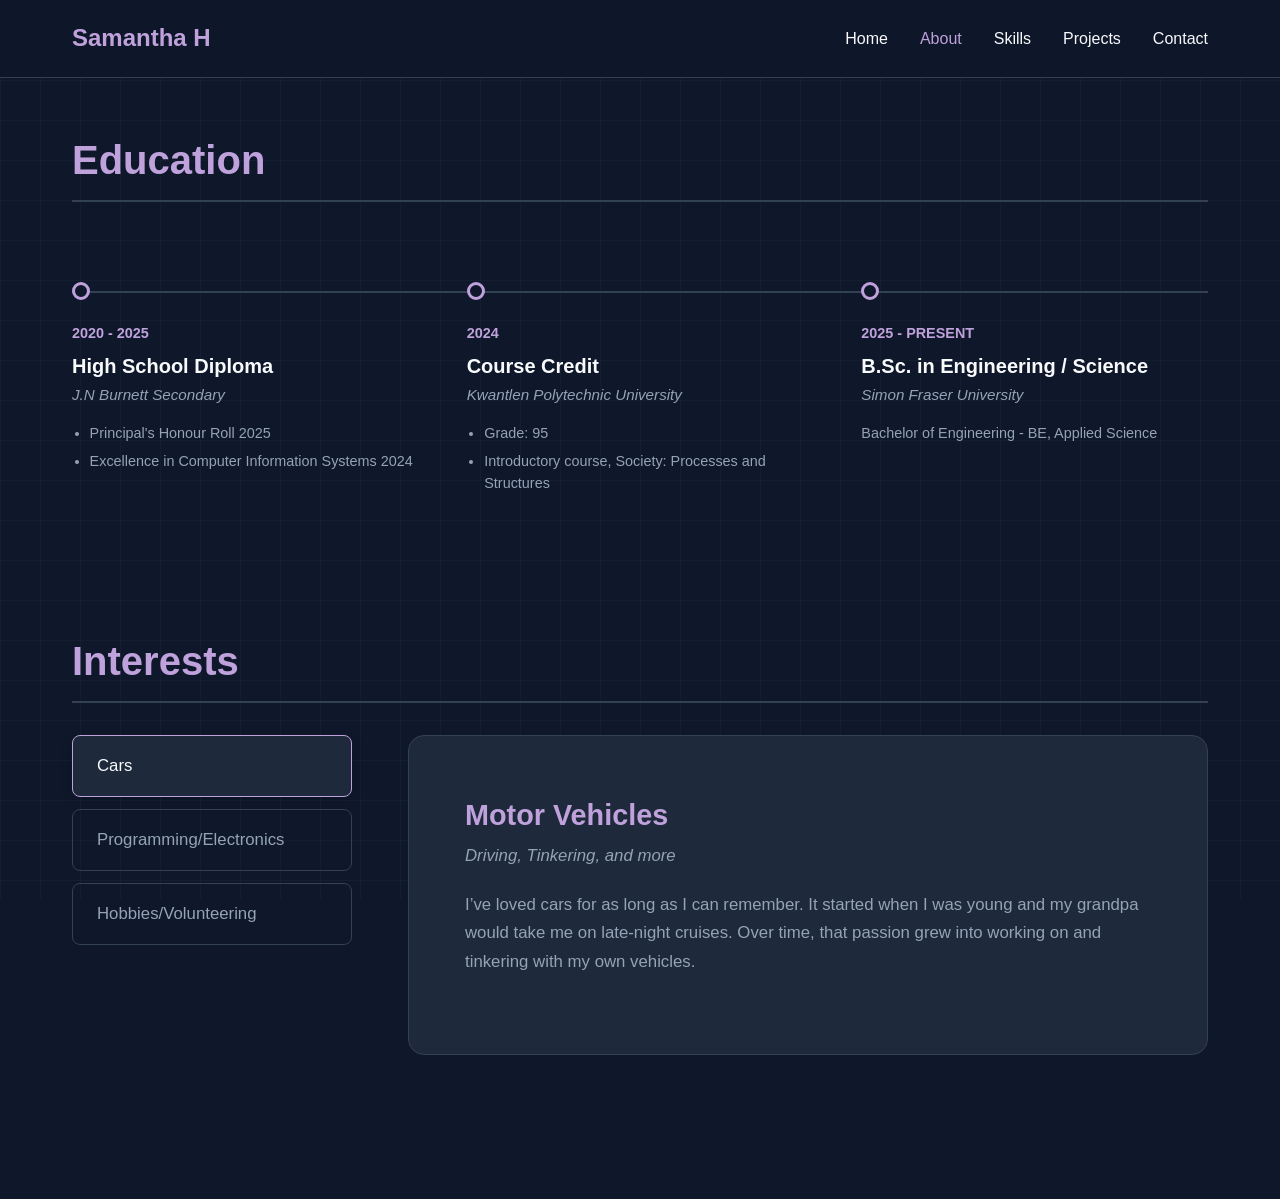
<file: about.html>
<!DOCTYPE html>
<html lang="en">
<head>
    <meta charset="UTF-8">
    <title>Portfolio | About</title>
    <link rel="stylesheet" href="about.css">
</head>
<body>

    <nav class="navbar">
        <div class="nav-container">
            <div class="logo">Samantha H</div>
            <ul class="nav-links">
                <li><a href="index.html">Home</a></li>
                <li><a href="about.html" class="active">About</a></li>
                <li><a href="skills.html">Skills</a></li>
                <li><a href="projects.html">Projects</a></li>
                <li><a href="contact.html">Contact</a></li>
            </ul>
        </div>
    </nav>

    <main class="container">

        <section class="about-section">
            <h2 class="section-title">Education</h2>
            <div class="timeline-container">
                <div class="timeline-line"></div>

                <div class="timeline-grid">

                    <div class="timeline-item">
                        <div class="timeline-dot"></div>
                        <span class="timeline-date">2020 - 2025</span>
                        <h3>High School Diploma</h3>
                        <p class="institution">J.N Burnett Secondary</p>
                        <div class="timeline-details">
                            <ul>
                                <li>Principal's Honour Roll 2025</li>
                                <li>Excellence in Computer Information Systems 2024</li>
                            </ul>
                        </div>
                    </div>

                    <div class="timeline-item">
                        <div class="timeline-dot"></div>
                        <span class="timeline-date">2024</span>
                        <h3>Course Credit</h3>
                        <p class="institution">Kwantlen Polytechnic University</p>
                        <div class="timeline-details">
                            <ul>
                                <li>Grade: 95</li>
                                <li>Introductory course, Society: Processes and Structures</li>
                            </ul>
                        </div>
                    </div>

                    <div class="timeline-item">
                        <div class="timeline-dot"></div>
                        <span class="timeline-date">2025 - Present</span>
                        <h3>B.Sc. in Engineering / Science</h3>
                        <p class="institution">Simon Fraser University</p>
                        <div class="timeline-details">
                            <p>Bachelor of Engineering - BE, Applied Science</p>
                        </div>
                    </div>

                </div>
            </div>
        </section>

        <section class="about-section">
            <h2 class="section-title">Interests</h2>
            
            <div class="interests-tab-container">
                <nav class="interests-nav" aria-label="Academic interests navigation">
                    <button class="tab-btn active" data-target="cars">
                        Cars
                    </button>
                    <button class="tab-btn" data-target="programming">
                        Programming/Electronics
                    </button>
                    <button class="tab-btn" data-target="volunteer">
                        Hobbies/Volunteering
                    </button>
                </nav>

                <div class="interests-content-panels">

                    <div class="interest-panel active" id="cars">
                        <h3>Motor Vehicles</h3>
                        <p class="panel-subtitle">Driving, Tinkering, and more</p>
                        <p>I’ve loved cars for as long as I can remember. It started when I was young and my grandpa would take me on late-night cruises. Over time, that passion grew into working on and tinkering with my own vehicles.</p>
                    </div>

                    <div class="interest-panel" id="programming">
                        <h3>Programming/Electronics</h3>
                        <p class="panel-subtitle">Front-end, Back-end, Hardware</p>
                        <p>I started programming seven years ago and have enjoyed it ever since. It began with spending an entire summer learning JavaScript and building simple games, which sparked my passion for expressing my ideas through code. Since then, I’ve expanded my skills and learned over five programming languages.</p>
                    </div>

                    <div class="interest-panel" id="volunteer">
                        <h3>Hobbies/Volunteering</h3>
                        <p>During my free time, I enjoy driving, snowboarding, playing guitar, crocheting, and video editing. I especially enjoy activities that allow me to be creative, hands-on, and constantly learning new skills. I also value giving back to my community by volunteering at the Sharing Farm and helping distribute care packages in the Downtown Eastside, where I’ve had the opportunity to support individuals facing difficult circumstances.</p>
                    </div>

                </div>
            </div>
        </section>

    </main>

    <script>
        const tabButtons = document.querySelectorAll('.tab-btn');
        const contentPanels = document.querySelectorAll('.interest-panel');

        tabButtons.forEach(button => {
            button.addEventListener('click', () => {
                const targetId = button.getAttribute('data-target');

                tabButtons.forEach(btn => btn.classList.remove('active'));
                contentPanels.forEach(panel => panel.classList.remove('active'));

                button.classList.add('active');
                document.getElementById(targetId).classList.add('active');
            });
        });
    </script>

</body>
</html>
</file>
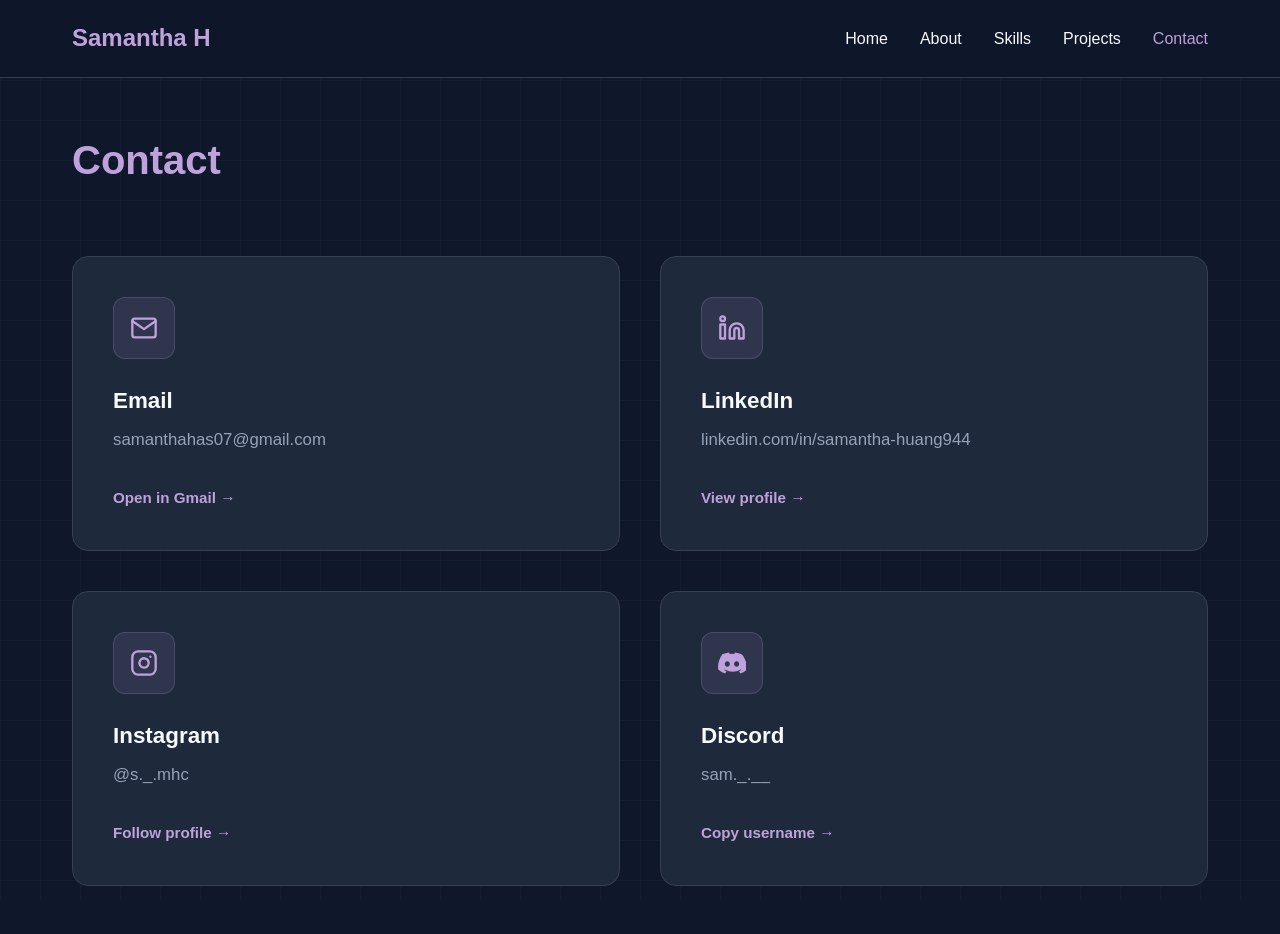
<file: contact.html>
<!DOCTYPE html>
<html lang="en">
<head>
    <meta charset="UTF-8">
    <title>Portfolio | Contact</title>
    <link rel="stylesheet" href="projects.css">
    <link rel="stylesheet" href="contact.css">
</head>
<body>

    <nav class="navbar">
        <div class="nav-container">
            <div class="logo">Samantha H</div>
            <ul class="nav-links">
                <li><a href="index.html">Home</a></li>
                <li><a href="about.html">About</a></li>
                <li><a href="skills.html">Skills</a></li>
                <li><a href="projects.html">Projects</a></li>
                <li><a href="contact.html" class="active">Contact</a></li>
            </ul>
        </div>
    </nav>

    <main class="container">
        <header class="contact-header">
            <h2 class="section-title">Contact</h2>
        </header>

        <div class="contact-grid">
            
            <a href="https://mail.google.com/mail/?view=cm&fs=1&to=samanthahas07@gmail.com" target="_blank" rel="noopener noreferrer" class="contact-card-link">
                <div class="contact-item-card">
                    <div class="contact-icon-wrapper">
                        <svg xmlns="http://www.w3.org/2000/svg" width="28" height="28" viewBox="0 0 24 24" fill="none" stroke="currentColor" stroke-width="2" stroke-linecap="round" stroke-linejoin="round"><path d="M4 4h16c1.1 0 2 .9 2 2v12c0 1.1-.9 2-2 2H4c-1.1 0-2-.9-2-2V6c0-1.1.9-2 2-2z"></path><polyline points="22,6 12,13 2,6"></polyline></svg>
                    </div>
                    <h3>Email</h3>
                    <p class="contact-handle">samanthahas07@gmail.com</p>
                    <span class="contact-action">Open in Gmail &rarr;</span>
                </div>
            </a>

            <a href="https://www.linkedin.com/in/samantha-huang944" target="_blank" rel="noopener noreferrer" class="contact-card-link">
                <div class="contact-item-card">
                    <div class="contact-icon-wrapper">
                        <svg xmlns="http://www.w3.org/2000/svg" width="28" height="28" viewBox="0 0 24 24" fill="none" stroke="currentColor" stroke-width="2" stroke-linecap="round" stroke-linejoin="round"><path d="M16 8a6 6 0 0 1 6 6v7h-4v-7a2 2 0 0 0-2-2 2 2 0 0 0-2 2v7h-4v-7a6 6 0 0 1 6-6z"></path><rect x="2" y="9" width="4" height="12"></rect><circle cx="4" cy="4" r="2"></circle></svg>
                    </div>
                    <h3>LinkedIn</h3>
                    <p class="contact-handle">linkedin.com/in/samantha-huang944</p>
                    <span class="contact-action">View profile &rarr;</span>
                </div>
            </a>

            <a href="https://instagram.com/s._.mhc" target="_blank" rel="noopener noreferrer" class="contact-card-link">
                <div class="contact-item-card">
                    <div class="contact-icon-wrapper">
                        <svg xmlns="http://www.w3.org/2000/svg" width="28" height="28" viewBox="0 0 24 24" fill="none" stroke="currentColor" stroke-width="2" stroke-linecap="round" stroke-linejoin="round"><rect x="2" y="2" width="20" height="20" rx="5" ry="5"></rect><path d="M16 11.37A4 4 0 1 1 12.63 8 4 4 0 0 1 16 11.37z"></path><line x1="17.5" y1="6.5" x2="17.51" y2="6.5"></line></svg>
                    </div>
                    <h3>Instagram</h3>
                    <p class="contact-handle">@s._.mhc</p>
                    <span class="contact-action">Follow profile &rarr;</span>
                </div>
            </a>

            <div class="contact-item-card discord-card" id="discordCard">
                <div class="contact-icon-wrapper">
                    <svg xmlns="http://www.w3.org/2000/svg" width="28" height="28" viewBox="0 0 127.14 96.36" fill="currentColor"><path d="M107.7,8.07A105.15,105.15,0,0,0,77.26,0a77.19,77.19,0,0,0-3.3,6.83A96.67,96.67,0,0,0,53.22,6.83,77.19,77.19,0,0,0,49.88,0,105.15,105.15,0,0,0,19.44,8.07C3.66,31.58-1.86,54.65,1,77.53A105.73,105.73,0,0,0,32,96.36a74.37,74.37,0,0,0,6.73-10.93,68.6,68.6,0,0,1-10.64-5.12c.91-.67,1.81-1.37,2.67-2.1a75.22,75.22,0,0,0,72.82,0c.87.73,1.76,1.43,2.67,2.1a68.86,68.86,0,0,1-10.65,5.12,74.74,74.74,0,0,0,6.74,10.93,105.54,105.54,0,0,0,31.06-18.83C130.1,49.22,124.33,26.54,107.7,8.07ZM42.45,65.69C36.18,65.69,31,60,31,53S36.18,40.36,42.45,40.36,53.92,46,53.72,53,48.72,65.69,42.45,65.69Zm42.24,0C78.41,65.69,73.24,60,73.24,53S78.41,40.36,84.69,40.36,96.16,46,96,53,91,65.69,84.69,65.69Z"/></svg>
                </div>
                <h3>Discord</h3>
                <p class="contact-handle" id="discordHandle">sam._.__</p>
                <span class="contact-action" id="discordAction">Copy username &rarr;</span>
            </div>

        </div>
    </main>

    <script>
        document.addEventListener('DOMContentLoaded', () => {
            const discordCard = document.getElementById('discordCard');
            const discordHandle = document.getElementById('discordHandle');
            const discordAction = document.getElementById('discordAction');

            discordCard.addEventListener('click', () => {
                navigator.clipboard.writeText(discordHandle.textContent).then(() => {
                    const originalText = discordAction.innerHTML;
                    discordAction.textContent = "Copied to clipboard!";
                    discordCard.style.borderColor = "#22c55e";
                    
                    setTimeout(() => {
                        discordAction.innerHTML = originalText;
                        discordCard.style.borderColor = "";
                    }, 2000);
                });
            });
        });
    </script>
</body>
</html>
</file>
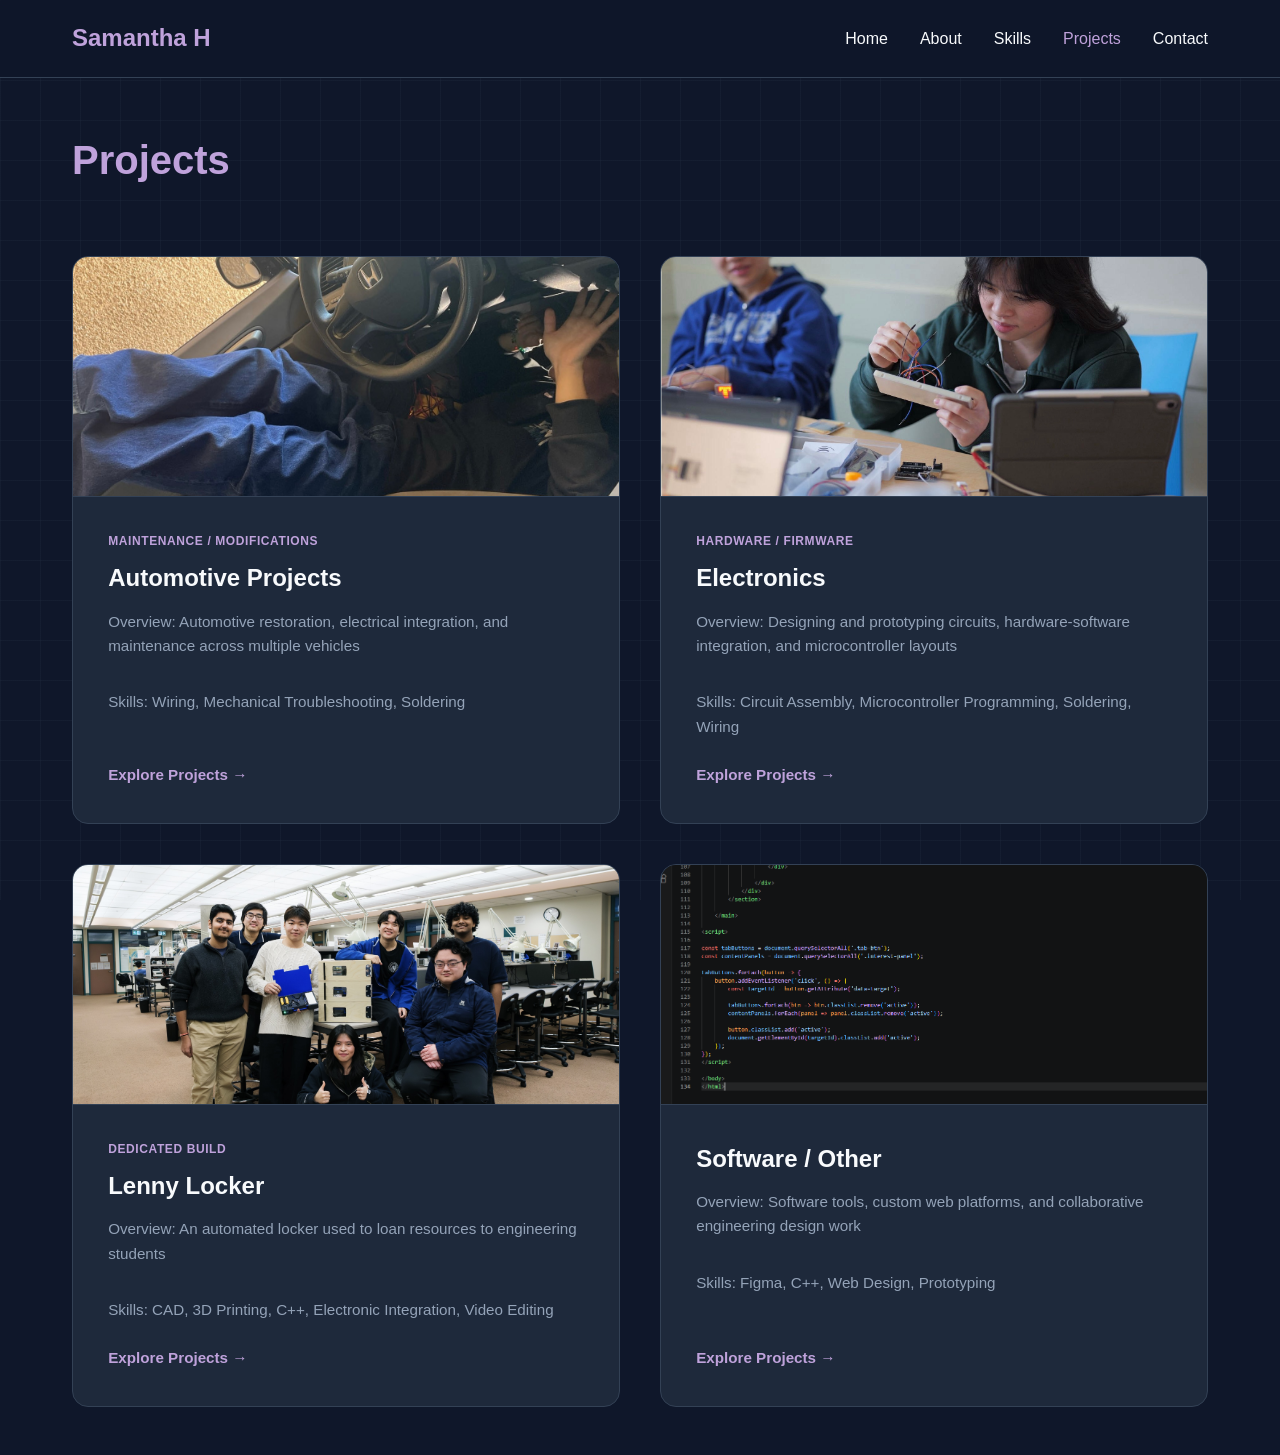
<file: projects.html>
<!DOCTYPE html>
<html lang="en">
<head>
    <meta charset="UTF-8">
    <title>Portfolio | Projects</title>
    <link rel="stylesheet" href="projects.css">
</head>
<body>

    <nav class="navbar">
        <div class="nav-container">
            <div class="logo">Samantha H</div>
            <ul class="nav-links">
                <li><a href="index.html">Home</a></li>
                <li><a href="about.html">About</a></li>
                <li><a href="skills.html">Skills</a></li>
                <li><a href="projects.html" class="active">Projects</a></li>
                <li><a href="contact.html">Contact</a></li>
            </ul>
        </div>
    </nav>

    <main class="container">
        <header class="projects-header">
            <h2 class="section-title">Projects</h2>
        </header>

        <div class="category-grid">
            
            <div class="category-card" data-category="cars">
                <div class="card-image-wrapper">
                    <img src="carProjCover.JPG" alt="Automotive Engineering Category">
                </div>
                <div class="card-content">
                    <div class="card-meta">Maintenance / Modifications</div>
                    <h3>Automotive Projects</h3>
                    <p>Overview: Automotive restoration, electrical integration, and maintenance across multiple vehicles</p>
                    <p style="margin-bottom: 1.5rem;">Skills: Wiring, Mechanical Troubleshooting, Soldering</p>
                    <span class="explore-link">Explore Projects &rarr;</span>
                </div>
            </div>

            <div class="category-card" data-category="electronics">
                <div class="card-image-wrapper">
                    <img src="electronicsProjCover.JPG" alt="Electrical Engineering Category">
                </div>
                <div class="card-content">
                    <div class="card-meta">Hardware / Firmware</div>
                    <h3>Electronics</h3>
                    <p>Overview: Designing and prototyping circuits, hardware-software integration, and microcontroller layouts</p>
                    <p style="margin-bottom: 1.5rem;">Skills: Circuit Assembly, Microcontroller Programming, Soldering, Wiring</p>
                    <span class="explore-link">Explore Projects &rarr;</span>
                </div>
            </div>

            <div class="category-card" data-category="lenny">
                <div class="card-image-wrapper">
                    <img src="lennyProjCover.JPG" alt="Lenny Project Category">
                </div>
                <div class="card-content">
                    <div class="card-meta">Dedicated Build</div>
                    <h3>Lenny Locker</h3>
                    <p>Overview: An automated locker used to loan resources to engineering students</p>
                    <p style="margin-bottom: 1.5rem;">Skills: CAD, 3D Printing, C++, Electronic Integration, Video Editing</p>
                    <span class="explore-link">Explore Projects &rarr;</span>
                </div>
            </div>

            <div class="category-card" data-category="other">
                <div class="card-image-wrapper">
                    <img src="otherProjCover.png" alt="Interdisciplinary Category">
                </div>
                <div class="card-content">
                    <h3>Software / Other</h3>
                    <p>Overview: Software tools, custom web platforms, and collaborative engineering design work</p>
                    <p style="margin-bottom: 1.5rem;">Skills: Figma, C++, Web Design, Prototyping</p>
                    <span class="explore-link">Explore Projects &rarr;</span>
                </div>
            </div>

        </div>
    </main>

    <div class="project-modal" id="projectModal" aria-hidden="true">
        <div class="modal-overlay"></div>
        <div class="modal-window">
            <button class="modal-close-btn" aria-label="Close details">&times;</button>
            <div class="modal-body" id="modalBody">
            </div>
        </div>
    </div>

    <script>
        document.addEventListener('DOMContentLoaded', () => {
            
            const projectData = {
                cars: `
                    <div class="modal-hero">
                        <h2>Automotive Projects</h2>
                        <p class="modal-tagline">Diagnostics, Restoring, Maintaining, Modifying</p>
                    </div>
                    <div class="modal-layout-stacked">
                        <div class="modal-info-full">
                            
                            <h3>Core Breakdown</h3>
                            <p><strong>Infotainment & Electronics:</strong> Modernized several older-generation cars by sourcing, wiring, and mounting aftermarket touchscreen head units along with hardwiring a backup and dashcam system.</p>
                            <p style="margin-top: 0.5rem;"><strong>Mechanical Repairs:</strong> Replaced broken door handles, restored foggy headlights, fixed stiff window mechanisms. Conducted routine maintenance including oil changes, engine/cabin air filter swaps, replacing windshield wipers.</p>
                            <p style="margin-top: 0.5rem;"><strong>Component-Level Repair:</strong> Diagnosed a failing HVAC dashboard control unit and fixed it by resoldering cracked joints on the internal circuit board. Resolved power failures by replacing fuses.</p>
                            <p><strong>Cars: </strong> 2003 Corolla, 2007 Civic, 2012 Ct200H, 2003/2009 Sienna, 2009 Highlander </p>

                            <div class="modal-image-row automotive-lenny-row">
                                <div class="modal-img-container">
                                    <img src="./windowCrank.JPG" alt="Window Restoration">
                                </div>
                                <div class="modal-img-container">
                                    <img src="./restoreLight.JPG" alt="Headlight Restoration">
                                </div>
                            </div>

                            <div class="tech-badge-container" style="margin-top: 2rem;">
                                <span class="tech-badge">Automotive Wiring</span>
                                <span class="tech-badge">Mechanical Repairs</span>
                                <span class="tech-badge">Soldering</span>
                                <span class="tech-badge">Diagnostics</span>
                            </div>
                        </div>
                    </div>
                `,

                electronics: `
                    <div class="modal-hero">
                        <h2>Electronics</h2>
                        <p class="modal-tagline">Designing, Prototyping, and Creating Circuits</p>
                    </div>
                    <div class="modal-split">
                        <div class="modal-info-side">
                            <h3>Sub-Projects</h3>
                            <div class="sub-project-item active-tab" data-sub="smarthome">
                                <h4>1. ProDoBot</h4>
                                <p class="sub-meta">ESP32 / Motors / Displays / C++ / HTML / CSS</p>
                            </div>
                            <div class="sub-project-item" data-sub="dice">
                                <h4>2. Handheld Dice Randomizer</h4>
                                <p class="sub-meta">PCB Assembly / Schematics</p>
                            </div>
                        </div>
                        <div class="modal-media-side" id="detailPanel">
                        </div>
                    </div>
                `,

                lenny: `
                    <div class="modal-hero">
                        <h2>Lenny Locker</h2>
                        <p class="modal-tagline">Designing, Prototyping, and Creating</p>
                    </div>
                    <div class="modal-layout-stacked">
                        <div class="modal-info-full">
                            <h3>Core Breakdown</h3>
                            <p style="color: var(--text-muted); margin-bottom: 2rem;">Developed an automated toolkit distribution system designed for student use, enabling secure toolkit borrowing through student transit cards.</p>
                            <p><strong>Features: </strong>
                                <ul>
                                    <li>Online registration</li>
                                    <li>Student access using registered compass cards</li>
                                    <li>Inventory and access management</li>
                                </ul>
                            </p>

                            <h3>Current Expansion</h3>
                            <p><strong>Future Features: </strong>
                                <ul>
                                    <li>Increased distribution capacity</li>
                                    <li>Distribute toolkits and electronic components</li>
                                    <li>Users register and request orders online</li>
                                    <li>Admin user interface</li>
                                </ul>
                            </p>

                            <a href = "https://www.instagram.com/reel/DTyemzqkoua/?utm_source=ig_web_copy_link&igsh=MzRlODBiNWFlZA==">Watch Video</a>
                            
                            <div class="modal-image-row automotive-lenny-row">
                                <div class="modal-img-container">
                                    <img src="lennyBox.jpg" alt="Lenny locker toolkit and box">
                                </div>
                                <div class="modal-img-container">
                                    <img src="lennyWiring.jpg" alt="Lenny locker wiring">
                                </div>
                            </div>

                            <div class="tech-badge-container" style="margin-top: 2rem;">
                                <span class="tech-badge">CAD Modeling</span>
                                <span class="tech-badge">3D Printing</span>
                                <span class="tech-badge">Microcontroller Programming</span>
                                <span class="tech-badge">Circuit Assembly</span>
                                <span class="tech-badge">Crafting/Building</span>
                            </div>
                        </div>
                    </div>
                `,

                other: `
                    <div class="modal-hero">
                        <h2>Software & Interdisciplinary</h2>
                        <p class="modal-tagline">Software, Firmware, and Building</p>
                    </div>
                    <div class="modal-split">
                        <div class="modal-info-side">
                            <h3>Sub-Projects</h3>
                            <div class="sub-project-item active-tab" data-sub="fitness">
                                <h4>1. SyncFit</h4>
                                <p class="sub-meta">Figma / C++ / Software</p>
                            </div>
                            <div class="sub-project-item" data-sub="water">
                                <h4>2. Water Filtration System</h4>
                            </div>
                        </div>
                        <div class="modal-media-side" id="detailPanel">
                        </div>
                    </div>
                `
            };

            const subProjectDetails = {
                smarthome: `
                    <div class="detail-content animate-fade">
                        <h3>ProDoBot (JourneyHacks 2026)</h3>
                        <p>Designed and built a prototype voice activated multi-system device intended to help with automated tasks in a office setting.</p>
                        <p><strong>Features: </strong>
                            <ul>
                                <li>Animated robot face display</li>
                                <li>Mood control (changes lighting, robot face, and timer)</li>
                                <li>Timer functionality with display</li>
                                <li>Motorized cable winding system</li>
                            </ul>
                        </p>

                        <p><strong>Tools: </strong>
                            <ul>
                                <li>ESP32 microcontroller x3</li>
                                <li>Stepper motor</li>
                                <li>LED system</li>
                                <li>Digital and pixel display</li>
                                <li>C++</li>
                                <li>HTML/CSS</li>
                            </ul>
                        </p>
                        
                        <div class="modal-image-row">
                            <div class="modal-img-container">
                                <img src="proDoUI.png" alt="User Interface for ProDoBot">
                            </div>
                            <div class="modal-img-container">
                                <img src="proDoFace.png" alt="ProDoBot Robot Face">
                            </div>
                        </div>

                        <div class="tech-badge-container" style="margin-top: 1.5rem;">
                            <span class="tech-badge">Hardware</span>
                            <span class="tech-badge">C++</span>
                            <span class="tech-badge">HTML/CSS</span>
                        </div>
                    </div>
                `,

                dice: `
                    <div class="detail-content animate-fade">
                        <h3>PCB Dice Randomizer</h3>
                        <p>Assembled and soldered an electronic dice randomizer using provided schematics and assembly instructions</p>
                        
                        <div class="modal-image-row">
                            <div class="modal-img-container">
                                <img src="diceRandom.jpg" alt="Dice Randomizer Board">
                            </div>
                            <div class="modal-img-container">
                                <img src="diceDemo.gif" alt="Dice Randomizer Demo">
                            </div>
                        </div>

                        <div class="tech-badge-container" style="margin-top: 1.5rem;">
                            <span class="tech-badge">PCB Soldering</span>
                            <span class="tech-badge">Schematic Literacy</span>
                            <span class="tech-badge">Component Testing</span>
                        </div>
                    </div>
                `,
                
                fitness: `
                    <div class="detail-content animate-fade">
                        <h3>SyncFit (Fitness Tracker Application)</h3>
                        <p>Developed a functional prototype for a comprehensive personal tracking software tool handling metric calculations and registration routines.</p>
                        <p><strong>Features: </strong>
                            <ul>
                                <li>Exercise Tracking</li>
                                <li>BMI Calculator</li>
                                <li>One-rep max calculator</li>
                                <li>Sleep tracking</li>
                                <li>User login and signup system</li>
                            </ul>
                        </p>

                        <p><strong>Tools: </strong>
                            <ul>
                                <li>Figma</li>
                                <li>C++</li>
                                <li>HTML/CSS</li>
                            </ul>
                        </p>
                        
                        <div class="modal-image-row">
                            <div class="modal-img-container">
                                <img src="syncLogo.jpg" alt="SyncFit Logo">
                            </div>
                            <div class="modal-img-container">
                                <img src="syncTerminal.jpg" alt="C++ terminal output">
                            </div>
                        </div>

                        <div class="tech-badge-container" style="margin-top: 1.5rem;">
                            <span class="tech-badge">C++</span>
                            <span class="tech-badge">Figma</span>
                        </div>
                    </div>
                `,
                water: `
                    <div class="detail-content animate-fade">
                        <h3>Water Filtration System (Engineering Competition 2025)</h3>
                        <p>Collaborated to build a working water-purification tower prototype</p>
                        <p><strong>Criteria: </strong>
                            <ul>
                                <li>Flow Rate</li>
                                <li>Filtration Design</li>
                                <li>pH Regulation</li>
                                <li>Visual Clarity</li>
                            </ul>
                        </p>
                        
                        <div class="modal-image-row">
                            <div class="modal-img-container">
                                <img src="filterReal.png" alt="Filtration Tower">
                            </div>
                            <div class="modal-img-container">
                                <img src="filterDesign.png" alt="Filtration Tower CAD">
                            </div>
                        </div>

                        <div class="tech-badge-container" style="margin-top: 1.5rem;">
                            <span class="tech-badge">Rapid Prototyping</span>
                            <span class="tech-badge">Crafting/Building</span>
                            <span class="tech-badge">Teamwork</span>
                        </div>
                    </div>
                `
            };

            const cards = document.querySelectorAll('.category-card');
            const modal = document.getElementById('projectModal');
            const modalBody = document.getElementById('modalBody');
            const closeBtn = document.querySelector('.modal-close-btn');
            const overlay = document.querySelector('.modal-overlay');

            function openModal(category) {
                if(projectData[category]) {
                    modalBody.innerHTML = projectData[category];
                    modal.classList.add('active');
                    document.body.style.overflow = 'hidden';
                    modal.setAttribute('aria-hidden', 'false');

                    setupSubProjectTabs();
                }
            }

            function closeModal() {
                modal.classList.remove('active');
                document.body.style.overflow = '';
                modal.setAttribute('aria-hidden', 'true');
                setTimeout(() => { modalBody.innerHTML = ''; }, 300);
            }

            function setupSubProjectTabs() {
                const detailPanel = document.getElementById('detailPanel');
                const subTabs = modalBody.querySelectorAll('.sub-project-item');
                
                if (!detailPanel || subTabs.length === 0) return;

                const initialKey = subTabs[0].getAttribute('data-sub');
                if (subProjectDetails[initialKey]) {
                    detailPanel.innerHTML = subProjectDetails[initialKey];
                }

                subTabs.forEach(tab => {
                    tab.addEventListener('click', () => {
                        subTabs.forEach(t => t.classList.remove('active-tab'));
                        tab.classList.add('active-tab');
                        
                        const subKey = tab.getAttribute('data-sub');
                        if (subProjectDetails[subKey]) {
                            detailPanel.innerHTML = subProjectDetails[subKey];
                        }
                    });
                });
            }

            cards.forEach(card => {
                card.addEventListener('click', () => {
                    const category = card.getAttribute('data-category');
                    openModal(category);
                });
            });

            closeBtn.addEventListener('click', closeModal);
            overlay.addEventListener('click', closeModal);
            
            document.addEventListener('keydown', (e) => {
                if (e.key === 'Escape' && modal.classList.contains('active')) closeModal();
            });
        });
    </script>
</body>
</html>
</file>
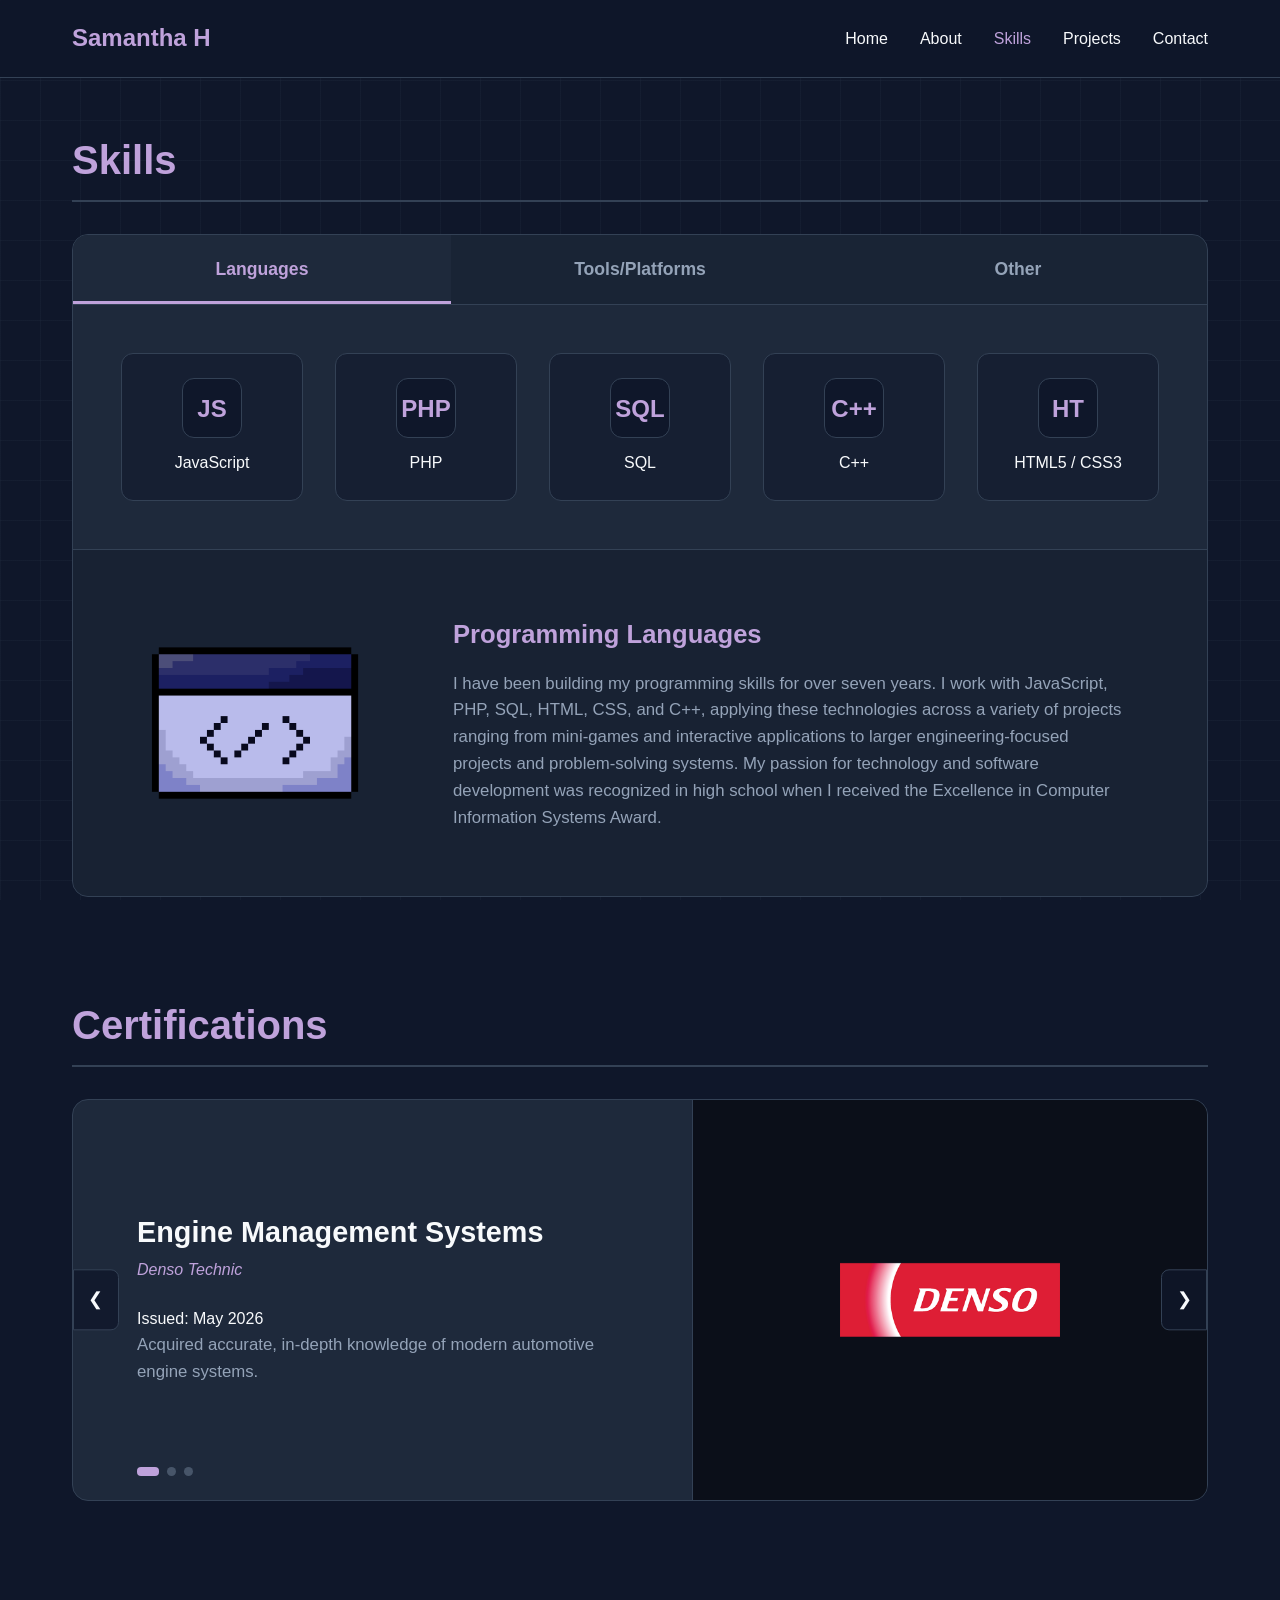
<file: skills.html>
<!DOCTYPE html>
<html lang="en">
<head>
    <meta charset="UTF-8">
    <title>Portfolio | Skills & Certifications</title>
    <link rel="stylesheet" href="skills.css">
</head>
<body>

    <nav class="navbar">
        <div class="nav-container">
            <div class="logo">Samantha H</div>
            <ul class="nav-links">
                <li><a href="index.html">Home</a></li>
                <li><a href="about.html">About</a></li>
                <li><a href="skills.html" class="active">Skills</a></li>
                <li><a href="projects.html">Projects</a></li>
                <li><a href="contact.html">Contact</a></li>
            </ul>
        </div>
    </nav>

    <main class="container">

        <section class="page-section">
            <h2 class="section-title">Skills</h2>
            
            <div class="skills-slideshow-container">
                <div class="skills-tabs">
                    <button class="skill-tab-btn active" data-skill="languages">Languages</button>
                    <button class="skill-tab-btn" data-skill="tools">Tools/Platforms</button>
                    <button class="skill-tab-btn" data-skill="other">Other</button>
                </div>

                <div class="skills-display-deck">
                    
                    <div class="skill-slide active" id="languages">
                        <div class="skills-logo-grid">
                            <div class="skill-icon-card"><span class="icon-placeholder">JS</span><p>JavaScript</p></div>
                            <div class="skill-icon-card"><span class="icon-placeholder">PHP</span><p>PHP</p></div>
                            <div class="skill-icon-card"><span class="icon-placeholder">SQL</span><p>SQL</p></div>
                            <div class="skill-icon-card"><span class="icon-placeholder">C++</span><p>C++</p></div>
                            <div class="skill-icon-card"><span class="icon-placeholder">HT</span><p>HTML5 / CSS3</p></div>
                        </div>
                    </div>

                    <div class="skill-slide" id="tools">
                        <div class="skills-logo-grid">
                            <div class="skill-icon-card"><span class="icon-placeholder">FIG</span><p>Figma</p></div>
                            <div class="skill-icon-card"><span class="icon-placeholder">VS</span><p>VS Code</p></div>
                            <div class="skill-icon-card"><span class="icon-placeholder">MAT</span><p>MATLAB</p></div>
                            <div class="skill-icon-card"><span class="icon-placeholder">F</span><p>Fusion 360</p></div>
                            <div class="skill-icon-card"><span class="icon-placeholder">DW</span><p>Dreamweaver</p></div>
                        </div>
                    </div>

                    <div class="skill-slide" id="other">
                        <div class="skills-logo-grid">
                            <div class="skill-icon-card"><span class="icon-placeholder">3D</span><p>3D Printing</p></div>
                            <div class="skill-icon-card"><span class="icon-placeholder">H/W</span><p>Hardware</p></div>
                            <div class="skill-icon-card"><span class="icon-placeholder">📹</span><p>Video Editing</p></div>
                        </div>
                    </div>

                </div>

                <div class="skills-info-deck">
                    <div class="info-split-wrapper active" id="info-languages">
                        <div class="info-image-side">
                            <img src="programCover.png" alt="Programming text illustration">
                        </div>
                        <div class="info-text-side">
                            <h3>Programming Languages</h3>
                            <p>I have been building my programming skills for over seven years. I work with JavaScript, PHP, SQL, HTML, CSS, and C++, applying these technologies across a variety of projects ranging from mini-games and interactive applications to larger engineering-focused projects and problem-solving systems. My passion for technology and software development was recognized in high school when I received the Excellence in Computer Information Systems Award.</p>
                        </div>
                    </div>

                    <div class="info-split-wrapper" id="info-tools">
                        <div class="info-image-side">
                            <img src="toolsCover.gif" alt="Folder illustration">
                        </div>
                        <div class="info-text-side">
                            <h3>Technical Tools and Software</h3>
                            <p>I have experience working with a variety of industry-standard tools and platforms, including Figma for UI/UX design, Visual Studio Code for software development, MATLAB for engineering and mathematical computing, Fusion 360 for CAD and 3D design, and Adobe Dreamweaver for web development. These tools have supported my work across programming, design, engineering, and project development.</p>
                        </div>
                    </div>

                    <div class="info-split-wrapper" id="info-other">
                        <div class="info-image-side">
                            <img src="otherCover.png" alt="Puzzle pieces illustration">
                        </div>
                        <div class="info-text-side">
                            <h3>Additional Skills</h3>
                            <p>I have hands-on experience working with electronics and hardware, including building, troubleshooting, and integrating components into projects. I also have experience with 3D printing for prototyping and design applications, as well as video editing for creative and presentation-based projects.</p>
                        </div>
                    </div>
                </div>

            </div>
        </section>

        <section class="page-section">
            <h2 class="section-title">Certifications</h2>

            <div class="cert-slideshow-wrapper">
                
                <div class="cert-slide active">
                    <div class="cert-text-side">
                        <h3>Engine Management Systems</h3>
                        <p class="cert-issuer">Denso Technic</p>
                        <span class="cert-date">Issued: May 2026</span>
                        <p class="cert-desc">Acquired accurate, in-depth knowledge of modern automotive engine systems.</p>
                    </div>
                    <div class="cert-image-side">
                        <img src="densoLogo.png" alt="Denso Technic Logo">
                    </div>
                </div>

                <div class="cert-slide">
                    <div class="cert-text-side">
                        <h3>WHMIS (Workplace Hazardous Materials Information System)</h3>
                        <p class="cert-issuer">Simon Fraser University</p>
                        <span class="cert-date">Issued: September 2025</span>
                        <p class="cert-desc">Training on safety regulations, hazard identification, and safe workplace practices.</p>
                    </div>
                    <div class="cert-image-side">
                        <img src="sfuLogo.png" alt="SFU Logo">
                    </div>
                </div>

                <div class="cert-slide">
                    <div class="cert-text-side">
                        <h3>First Aid - Community Care</h3>
                        <p class="cert-issuer">St. John Ambulance</p>
                        <span class="cert-date">Issued: December 2025</span>
                        <p class="cert-desc">Certified training on medical emergencies, including CPR & AED deployment, life-threatening emergency response, trauma management, and emergency scene management.</p>
                    </div>
                    <div class="cert-image-side">
                        <img src="sjaLogo.png" alt="St. John Ambulance Logo">
                    </div>
                </div>

                <button class="cert-nav cert-prev" aria-label="Previous Slide">&#10094;</button>
                <button class="cert-nav cert-next" aria-label="Next Slide">&#10095;</button>

                <div class="cert-dots">
                    <span class="c-dot active" data-index="0"></span>
                    <span class="c-dot" data-index="1"></span>
                    <span class="c-dot" data-index="2"></span>
                </div>

            </div>
        </section>

    </main>

    <script>
        document.addEventListener('DOMContentLoaded', () => {
            const skillTabs = document.querySelectorAll('.skill-tab-btn');
            const skillSlides = document.querySelectorAll('.skill-slide');
            const infoWrappers = document.querySelectorAll('.info-split-wrapper');

            skillTabs.forEach(tab => {
                tab.addEventListener('click', () => {
                    const targetSkill = tab.getAttribute('data-skill');

                    skillTabs.forEach(t => t.classList.remove('active'));
                    skillSlides.forEach(s => s.classList.remove('active'));
                    infoWrappers.forEach(w => w.classList.remove('active'));

                    tab.classList.add('active');
                    document.getElementById(targetSkill).classList.add('active');
                    document.getElementById(`info-${targetSkill}`).classList.add('active');
                });
            });

            const certSlides = document.querySelectorAll('.cert-slide');
            const certDots = document.querySelectorAll('.c-dot');
            const prevBtn = document.querySelector('.cert-prev');
            const nextBtn = document.querySelector('.cert-next');
            let certIndex = 0;

            function updateCertSlideshow(idx) {
                if (idx >= certSlides.length) certIndex = 0;
                else if (idx < 0) certIndex = certSlides.length - 1;
                else certIndex = idx;

                certSlides.forEach((slide, i) => {
                    slide.classList.toggle('active', i === certIndex);
                });
                certDots.forEach((dot, i) => {
                    dot.classList.toggle('active', i === certIndex);
                });
            }

            prevBtn.addEventListener('click', () => updateCertSlideshow(certIndex - 1));
            nextBtn.addEventListener('click', () => updateCertSlideshow(certIndex + 1));
            
            certDots.forEach((dot, i) => {
                dot.addEventListener('click', () => updateCertSlideshow(i));
            });
        });
    </script>
</body>
</html>
</file>
<file: about.css>
* {
    margin: 0;
    padding: 0;
    box-sizing: border-box;
    font-family: 'Segoe UI', Tahoma, Geneva, Verdana, sans-serif;
}

:root {
    --bg-color: #0f172a;
    --card-bg: #1e293b;
    --text-main: #f8fafc;
    --text-muted: #94a3b8;
    --accent: #BFA2DB;
    --accent-hover: #8d78a0;
    --border-color: #334155;
    --max-width: 1200px;
}

body {
    background-color: var(--bg-color);
    background-image: 
        linear-gradient(rgba(51, 65, 85, 0.15) 1px, transparent 1px),
        linear-gradient(90deg, rgba(51, 65, 85, 0.15) 1px, transparent 1px);
    background-size: 40px 40px;
    background-attachment: fixed;
    color: var(--text-main);
    line-height: 1.6;
    padding-top: 80px;
}

a {
    color: inherit;
    text-decoration: none;
}

.container {
    max-width: var(--max-width);
    margin: 0 auto;
    padding: 3rem 2rem;
}

.navbar {
    position: fixed;
    top: 0;
    left: 0;
    width: 100%;
    background-color: rgba(15, 23, 42, 0.9);
    backdrop-filter: blur(10px);
    border-bottom: 1px solid var(--border-color);
    z-index: 1000;
}

.nav-container {
    max-width: var(--max-width);
    margin: 0 auto;
    display: flex;
    justify-content: space-between;
    align-items: center;
    padding: 1.2rem 2rem;
}

.logo {
    font-size: 1.5rem;
    font-weight: 700;
    color: var(--accent);
}

.nav-links {
    display: flex;
    list-style: none;
    gap: 2rem;
}

.nav-links a {
    font-weight: 500;
    transition: color 0.3s ease;
}

.nav-links a:hover, 
.nav-links a.active {
    color: var(--accent);
}

.about-section {
    margin-bottom: 6rem;
}

.section-title {
    font-size: 2.5rem;
    color: var(--accent);
    margin-bottom: 2rem;
    border-bottom: 2px solid var(--border-color);
    padding-bottom: 0.5rem;
}

.timeline-container {
    position: relative;
    padding: 2rem 0;
    margin-top: 3rem;
}

.timeline-line {
    position: absolute;
    top: calc(2rem + 9px);
    left: 0;
    width: 100%;
    height: 2px;
    background: var(--border-color);
    z-index: 1;
}

.timeline-grid {
    display: grid;
    grid-template-columns: repeat(3, 1fr);
    gap: 3rem;
    position: relative;
    z-index: 2;
    width: 100%;
}

.timeline-item {
    display: flex;
    flex-direction: column;
    position: relative;
    padding-top: 2.5rem; 
}

.timeline-dot {
    position: absolute;
    top: 0;
    left: 0;
    width: 18px;
    height: 18px;
    background-color: var(--bg-color); 
    border: 3px solid var(--accent);
    border-radius: 50%;
    transition: transform 0.3s ease, background-color 0.3s ease;
}

.timeline-item:hover .timeline-dot {
    transform: scale(1.3);
    background-color: var(--accent);
}

.timeline-date {
    font-size: 0.9rem;
    color: var(--accent);
    font-weight: 700;
    text-transform: uppercase;
    margin-bottom: 0.5rem;
}

.timeline-item h3 {
    font-size: 1.25rem;
    margin-bottom: 0.25rem;
    color: var(--text-main);
    line-height: 1.3;
}

.institution {
    font-size: 0.95rem;
    color: var(--text-muted);
    font-style: italic;
    margin-bottom: 1rem;
}

.timeline-details {
    font-size: 0.9rem;
    color: var(--text-muted);
    line-height: 1.5;
}

.timeline-details ul {
    padding-left: 1.1rem;
}

.timeline-details li {
    margin-bottom: 0.4rem;
}

.interests-tab-container {
    display: grid;
    grid-template-columns: 280px 1fr; 
    gap: 3.5rem;
    align-items: start;
    margin-top: 2rem;
}

.interests-nav {
    display: flex;
    flex-direction: column;
    gap: 0.75rem;
}

.tab-btn {
    display: flex;
    align-items: center;
    gap: 1rem;
    background-color: transparent;
    border: 1px solid var(--border-color);
    color: var(--text-muted);
    padding: 1.25rem 1.5rem;
    border-radius: 8px;
    font-size: 1.05rem;
    font-weight: 500;
    text-align: left;
    cursor: pointer;
    transition: all 0.3s ease;
    width: 100%;
}

.tab-btn .tab-icon {
    font-size: 1.3rem;
    transition: transform 0.3s ease;
}

.tab-btn:hover {
    border-color: var(--accent);
    color: var(--text-main);
    background-color: rgba(30, 41, 59, 0.4);
}

.tab-btn.active {
    background-color: var(--card-bg);
    border-color: var(--accent);
    color: var(--text-main);
    box-shadow: 0 4px 12px rgba(0, 0, 0, 0.15);
}

.tab-btn.active .tab-icon {
    transform: scale(1.15);
}

.interests-content-panels {
    background-color: var(--card-bg);
    border: 1px solid var(--border-color);
    border-radius: 16px;
    padding: 3.5rem;
    min-height: 320px;
    position: relative;
}

.interest-panel {
    display: none;
    animation: fadeIn 0.4s ease-in-out;
}

.interest-panel.active {
    display: block;
}

.interest-panel h3 {
    font-size: 1.8rem;
    color: var(--accent);
    margin-bottom: 0.25rem;
}

.panel-subtitle {
    font-size: 0.95rem;
    color: var(--text-muted);
    font-style: italic;
    margin-bottom: 1.5rem;
}

.interest-panel p {
    color: var(--text-muted);
    font-size: 1.05rem;
    line-height: 1.7;
    margin-bottom: 1.25rem;
}

.interest-panel p:last-child {
    margin-bottom: 0;
}

footer {
    text-align: center;
    padding: 2rem;
    margin-top: 4rem;
    border-top: 1px solid var(--border-color);
    color: var(--text-muted);
    font-size: 0.9rem;
}

@keyframes fadeIn {
    from { opacity: 0; transform: translateY(5px); }
    to { opacity: 1; transform: translateY(0); }
}
</file>
<file: projects.css>
* {
    margin: 0;
    padding: 0;
    box-sizing: border-box;
    font-family: 'Segoe UI', Tahoma, Geneva, Verdana, sans-serif;
}

:root {
    --bg-color: #0f172a;
    --card-bg: #1e293b;
    --text-main: #f8fafc;
    --text-muted: #94a3b8;
    --accent: #BFA2DB;
    --accent-hover: #8d78a0;
    --max-width: 1200px;
}

body {
    background-color: var(--bg-color);
    background-image: 
        linear-gradient(rgba(51, 65, 85, 0.15) 1px, transparent 1px),
        linear-gradient(90deg, rgba(51, 65, 85, 0.15) 1px, transparent 1px);
    background-size: 40px 40px;
    background-attachment: fixed;
    color: var(--text-main);
    line-height: 1.6;
    padding-top: 80px;
}

.container {
    max-width: var(--max-width);
    margin: 0 auto;
    padding: 3rem 2rem;
}

.navbar {
    position: fixed;
    top: 0;
    left: 0;
    width: 100%;
    background-color: rgba(15, 23, 42, 0.9);
    backdrop-filter: blur(10px);
    border-bottom: 1px solid #334155;
    z-index: 1000;
}

.nav-container {
    max-width: var(--max-width);
    margin: 0 auto;
    display: flex;
    justify-content: space-between;
    align-items: center;
    padding: 1.2rem 2rem;
}

.logo {
    font-size: 1.5rem;
    font-weight: 700;
    color: var(--accent);
}

.nav-links {
    display: flex;
    list-style: none;
    gap: 2rem;
}

.nav-links a {
    font-weight: 500;
    text-decoration: none;
    color: inherit;
    transition: color 0.3s;
}

.nav-links a:hover, .nav-links a.active {
    color: var(--accent);
}

.projects-header {
    margin-bottom: 4rem;
}

.section-title {
    font-size: 2.5rem;
    color: var(--accent);
    margin-bottom: 0.5rem;
}

.category-grid {
    display: grid;
    grid-template-columns: repeat(2, 1fr); 
    gap: 2.5rem;
}

.category-card {
    background-color: var(--card-bg);
    border: 1px solid #334155;
    border-radius: 16px;
    overflow: hidden;
    cursor: pointer;
    display: flex;
    flex-direction: column; 
    height: 100%; 
    transition: transform 0.3s cubic-bezier(0.4, 0, 0.2, 1), border-color 0.3s ease, box-shadow 0.3s ease;
}

.category-card:hover {
    transform: translateY(-8px);
    border-color: var(--accent);
    box-shadow: 0 16px 35px rgba(0, 0, 0, 0.4);
}

.card-image-wrapper {
    width: 100%;
    height: 240px; 
    background-color: #0b0f19;
    border-bottom: 1px solid #334155;
    overflow: hidden;
}

.card-image-wrapper img {
    width: 100%;
    height: 100%;
    object-fit: cover;
    display: block;
    transition: transform 0.5s ease;
}

.category-card:hover .card-image-wrapper img {
    transform: scale(1.05);
}

.card-content {
    padding: 2.2rem; 
    display: flex;
    flex-direction: column;
    flex-grow: 1;
}

.card-meta {
    font-size: 0.75rem;
    color: var(--accent);
    text-transform: uppercase;
    font-weight: 700;
    letter-spacing: 0.05em;
    margin-bottom: 0.5rem;
}

.card-content h3 {
    font-size: 1.5rem;
    margin-bottom: 0.75rem;
    color: var(--text-main);
}

.card-content p {
    color: var(--text-muted);
    font-size: 0.95rem;
    line-height: 1.6;
    margin-bottom: 2rem;
}

.explore-link {
    font-size: 0.95rem;
    font-weight: 600;
    color: var(--accent);
    transition: color 0.3s;
    margin-top: auto; 
}

.category-card:hover .explore-link {
    color: var(--text-main);
}

.project-modal {
    position: fixed;
    top: 0;
    left: 0;
    width: 100%;
    height: 100%;
    z-index: 2000;
    display: flex;
    align-items: center;
    justify-content: center;
    opacity: 0;
    pointer-events: none;
    transition: opacity 0.3s ease;
}

.project-modal.active {
    opacity: 1;
    pointer-events: auto;
}

.modal-overlay {
    position: absolute;
    width: 100%;
    height: 100%;
    background-color: rgba(15, 23, 42, 0.85);
    backdrop-filter: blur(8px);
}

.modal-window {
    position: relative;
    background-color: #111827;
    border: 1px solid #334155;
    width: 95%;
    max-width: 1200px;
    max-height: 90vh;
    border-radius: 20px;
    overflow-y: auto;
    z-index: 2010;
    transform: scale(0.95) translateY(15px);
    transition: transform 0.3s cubic-bezier(0.34, 1.56, 0.64, 1);
}

.project-modal.active .modal-window {
    transform: scale(1) translateY(0);
}

.modal-close-btn {
    position: absolute;
    top: 1.5rem;
    right: 2rem;
    background: transparent;
    border: none;
    color: var(--text-muted);
    font-size: 2.5rem;
    cursor: pointer;
    z-index: 100;
    transition: color 0.3s;
}

.modal-close-btn:hover {
    color: var(--accent);
}

.modal-body {
    padding: 3.5rem;
}

.modal-hero {
    border-bottom: 1px solid #334155;
    padding-bottom: 2rem;
    margin-bottom: 2.5rem;
}

.modal-hero h2 {
    font-size: 2.5rem;
    color: var(--text-main);
}

.modal-tagline {
    font-size: 1.2rem;
    color: var(--accent);
    font-style: italic;
}

.modal-split {
    display: grid;
    grid-template-columns: 1fr 1.4fr;
    gap: 3rem;
}

.modal-layout-stacked {
    width: 100%;
}

.modal-info-full h3, .modal-info-side h3, .modal-side-text h3 {
    font-size: 1.4rem;
    color: var(--text-main);
    margin-bottom: 1.2rem;
    border-left: 3px solid var(--accent);
    padding-left: 0.75rem;
}

.modal-side-text h3:not(:first-of-type) {
    margin-top: 2rem;
}

.sub-project-item {
    background-color: rgba(30, 41, 59, 0.4);
    border: 1px solid #1e293b;
    border-radius: 12px;
    padding: 1.5rem;
    margin-bottom: 1.2rem;
    cursor: pointer;
    transition: border-color 0.25s ease, background-color 0.25s ease, box-shadow 0.25s ease;
}

.sub-project-item:hover {
    border-color: rgba(191, 162, 219, 0.4);
    background-color: rgba(30, 41, 59, 0.7);
}

.sub-project-item.active-tab {
    border-color: var(--accent);
    background-color: rgba(191, 162, 219, 0.1);
    box-shadow: 0 4px 12px rgba(0, 0, 0, 0.15);
}

.sub-project-item h4 {
    font-size: 1.15rem;
    color: var(--text-main);
    margin-bottom: 0.25rem;
}

.sub-meta {
    font-size: 0.85rem;
    color: var(--accent);
    font-weight: 600;
}

.modal-media-side {
    background-color: rgba(15, 23, 42, 0.4);
    border: 1px solid #2d3748;
    border-radius: 16px;
    padding: 2.5rem;
    align-self: start;
}

.modal-media-side h3 {
    font-size: 1.5rem;
    color: var(--text-main);
    margin-bottom: 1rem;
}

.modal-media-side p, .modal-info-full p, .modal-side-text p {
    color: var(--text-muted);
    font-size: 1rem;
    line-height: 1.7;
    margin-bottom: 1.5rem;
}

.modal-media-side ul, .modal-info-full ul, .modal-side-text ul {
    margin-left: 1.5rem;
    margin-bottom: 1.5rem;
    color: var(--text-muted);
}

.modal-image-row {
    display: grid;
    grid-template-columns: repeat(2, 1fr);
    gap: 1.5rem;
    margin: 2rem 0;
}

.modal-side-layout {
    display: flex;
    gap: 3.5rem;
    align-items: start;
}

.modal-side-images {
    display: flex;
    flex-direction: column;
    gap: 1.5rem;
    width: 100%;
    max-width: 480px;
    flex-shrink: 0;
}

.modal-side-text {
    flex-grow: 1;
}

.modal-img-container {
    width: 100%;
    aspect-ratio: 4 / 3;
    background-color: #0b0f19;
    border: 1px solid #334155;
    border-radius: 10px;
    overflow: hidden;
}

.modal-img-container img {
    width: 100%;
    height: 100%;
    object-fit: cover;
    object-position: center;
    display: block;
}

.modal-side-images .modal-img-container.large-view,
.modal-side-images .modal-img-container.pipe-fix {
    aspect-ratio: 3 / 2;
    height: auto;
}

.tech-badge-container {
    display: flex;
    flex-wrap: wrap;
    gap: 0.5rem;
}

.tech-badge {
    background-color: rgba(191, 162, 219, 0.15);
    color: var(--accent);
    padding: 0.4rem 0.8rem;
    border-radius: 20px;
    font-size: 0.85rem;
    font-weight: 600;
    border: 1px solid rgba(191, 162, 219, 0.3);
}

.animate-fade {
    animation: fadeIn 0.4s ease forwards;
}

@keyframes fadeIn {
    from { opacity: 0; transform: translateY(5px); }
    to { opacity: 1; transform: translateY(0); }
}
</file>
<file: contact.css>
.contact-header {
    margin-bottom: 4rem;
    text-align: left;
}

.contact-grid {
    display: grid;
    grid-template-columns: repeat(2, 1fr);
    gap: 2.5rem;
}

.contact-card-link {
    text-decoration: none;
    color: inherit;
    display: block;
}

.contact-item-card {
    background-color: var(--card-bg);
    border: 1px solid #334155;
    border-radius: 16px;
    padding: 2.5rem;
    display: flex;
    flex-direction: column;
    align-items: flex-start;
    height: 100%;
    transition: transform 0.3s cubic-bezier(0.4, 0, 0.2, 1), border-color 0.3s ease, box-shadow 0.3s ease;
}

.discord-card {
    cursor: pointer;
}

.contact-card-link:hover .contact-item-card, .discord-card:hover {
    transform: translateY(-6px);
    border-color: var(--accent);
    box-shadow: 0 16px 35px rgba(0, 0, 0, 0.4);
}

.contact-icon-wrapper {
    background-color: rgba(191, 162, 219, 0.1);
    color: var(--accent);
    padding: 1rem;
    border-radius: 12px;
    display: flex;
    align-items: center;
    justify-content: center;
    margin-bottom: 1.5rem;
    border: 1px solid rgba(191, 162, 219, 0.2);
    transition: background-color 0.3s, color 0.3s;
}

.contact-card-link:hover .contact-icon-wrapper, .discord-card:hover .contact-icon-wrapper {
    background-color: var(--accent);
    color: #111827;
}

.contact-item-card h3 {
    font-size: 1.4rem;
    margin-bottom: 0.5rem;
    color: var(--text-main);
}

.contact-handle {
    color: var(--text-muted);
    font-size: 1.05rem;
    margin-bottom: 2rem;
    word-break: break-all;
}

.contact-action {
    font-size: 0.95rem;
    font-weight: 600;
    color: var(--accent);
    margin-top: auto;
    transition: color 0.3s;
}

.contact-card-link:hover .contact-action, .discord-card:hover .contact-action {
    color: var(--text-main);
}
</file>
<file: skills.css>
* {
    margin: 0;
    padding: 0;
    box-sizing: border-box;
    font-family: 'Segoe UI', Tahoma, Geneva, Verdana, sans-serif;
}

:root {
    --bg-color: #0f172a;
    --card-bg: #1e293b;
    --text-main: #f8fafc;
    --text-muted: #94a3b8;
    --accent: #BFA2DB;
    --accent-hover: #8d78a0;
    --max-width: 1200px;
}

body {
    background-color: var(--bg-color);
    background-image: 
        linear-gradient(rgba(51, 65, 85, 0.15) 1px, transparent 1px),
        linear-gradient(90deg, rgba(51, 65, 85, 0.15) 1px, transparent 1px);
    background-size: 40px 40px;
    background-attachment: fixed;
    color: var(--text-main);
    line-height: 1.6;
    padding-top: 80px;
}

.container {
    max-width: var(--max-width);
    margin: 0 auto;
    padding: 3rem 2rem;
}

.navbar {
    position: fixed;
    top: 0;
    left: 0;
    width: 100%;
    background-color: rgba(15, 23, 42, 0.9);
    backdrop-filter: blur(10px);
    border-bottom: 1px solid #334155;
    z-index: 1000;
}

.nav-container {
    max-width: var(--max-width);
    margin: 0 auto;
    display: flex;
    justify-content: space-between;
    align-items: center;
    padding: 1.2rem 2rem;
}

.logo {
    font-size: 1.5rem;
    font-weight: 700;
    color: var(--accent);
}

.nav-links {
    display: flex;
    list-style: none;
    gap: 2rem;
}

.nav-links a {
    font-weight: 500;
    text-decoration: none;
    color: inherit;
    transition: color 0.3s;
}

.nav-links a:hover, .nav-links a.active {
    color: var(--accent);
}

.section-title {
    font-size: 2.5rem;
    color: var(--accent);
    margin-bottom: 2rem;
    border-bottom: 2px solid #334155;
    padding-bottom: 0.5rem;
}

.page-section {
    margin-bottom: 6rem;
}

footer {
    text-align: center;
    padding: 2rem;
    margin-top: 4rem;
    border-top: 1px solid #334155;
    color: var(--text-muted);
    font-size: 0.9rem;
}

.skills-slideshow-container {
    background-color: var(--card-bg);
    border: 1px solid #334155;
    border-radius: 16px;
    overflow: hidden;
    display: flex;
    flex-direction: column;
}

.skills-tabs {
    display: flex;
    justify-content: stretch;
    border-bottom: 1px solid #334155;
    background-color: rgba(15, 23, 42, 0.3);
    width: 100%;
}

.skill-tab-btn {
    flex: 1;
    background: transparent;
    border: none;
    color: var(--text-muted);
    font-size: 1.1rem;
    font-weight: 600;
    padding: 1.5rem;
    text-align: center;
    cursor: pointer;
    transition: all 0.3s ease;
}

.skill-tab-btn:hover {
    color: var(--text-main);
    background-color: rgba(51, 65, 85, 0.2);
}

.skill-tab-btn.active {
    color: var(--accent);
    background-color: var(--card-bg);
    box-shadow: inset 0 -3px 0 var(--accent);
}

.skills-display-deck {
    padding: 3rem;
    min-height: 200px;
}

.skill-slide {
    display: none;
    animation: slideFadeIn 0.4s ease-in-out;
}

.skill-slide.active {
    display: block;
}

.skills-logo-grid {
    display: grid;
    grid-template-columns: repeat(auto-fit, minmax(180px, 1fr));
    gap: 2rem;
}

.skill-icon-card {
    background: rgba(15, 23, 42, 0.5);
    border: 1px solid #334155;
    border-radius: 12px;
    padding: 1.5rem;
    text-align: center;
    transition: transform 0.3s, border-color 0.3s;
}

.skill-icon-card:hover {
    transform: translateY(-5px);
    border-color: var(--accent);
}

.icon-placeholder {
    display: inline-block;
    font-size: 1.5rem;
    font-weight: 800;
    color: var(--accent);
    background-color: var(--bg-color);
    width: 60px;
    height: 60px;
    line-height: 60px;
    border-radius: 12px;
    margin-bottom: 0.75rem;
    border: 1px solid #334155;
}

.skill-icon-card p {
    font-weight: 500;
    color: var(--text-main);
}

.skills-info-deck {
    border-top: 1px solid #334155;
    background-color: rgba(15, 23, 42, 0.4);
}

.info-split-wrapper {
    display: none;
    grid-template-columns: 300px 1fr;
    align-items: center;
    animation: slideFadeIn 0.4s ease-in-out;
    padding: 2rem;
}

.info-split-wrapper.active {
    display: grid;
}

.info-image-side {
    width: 220px;
    height: 220px;
    margin: 0 auto;
    overflow: hidden;
}

.info-image-side img {
    width: 100%;
    height: 100%;
    object-fit: cover;
}

.info-text-side {
    padding: 2rem 3rem;
    display: flex;
    flex-direction: column;
    justify-content: center;
}

.info-text-side h3 {
    font-size: 1.6rem;
    color: var(--accent);
    margin-bottom: 1rem;
}

.info-text-side p {
    color: var(--text-muted);
    font-size: 1.05rem;
}

.cert-slideshow-wrapper {
    position: relative;
    background-color: var(--card-bg);
    border: 1px solid #334155;
    border-radius: 16px;
    overflow: hidden;
    min-height: 400px;
}

.cert-slide {
    display: none;
    grid-template-columns: 1.2fr 1fr;
    min-height: 400px;
    animation: slideFadeIn 0.5s ease;
}

.cert-slide.active {
    display: grid;
}

.cert-text-side {
    padding: 4rem;
    display: flex;
    flex-direction: column;
    justify-content: center;
    align-items: flex-start;
}

.cert-badge {
    background-color: rgba(191, 162, 219, 0.15);
    color: var(--accent);
    padding: 0.35rem 0.85rem;
    border-radius: 50px;
    font-size: 0.85rem;
    font-weight: 700;
    text-transform: uppercase;
    letter-spacing: 0.05em;
    margin-bottom: 1.25rem;
    border: 1px solid rgba(191, 162, 219, 0.3);
}

.cert-text-side h3 {
    font-size: 1.8rem;
    color: var(--text-main);
    margin-bottom: 0.35rem;
    line-height: 1.3;
}

.cert-issuer {
    font-size: 1rem;
    color: var(--accent);
    font-style: italic;
    margin-bottom: 1.5rem;
}

.cert-desc {
    color: var(--text-muted);
    font-size: 1.05rem;
    line-height: 1.6;
}

.cert-image-side {
    display: flex;
    justify-content: center;
    align-items: center;
    background-color: #0b0f19;
    border-left: 1px solid #334155;
    height: 100%;
    width: 100%;
    padding: 2rem;
}

.cert-image-side img {
    width: 100%;
    max-width: 220px;
    height: auto;
    object-fit: contain;
}

.cert-nav {
    position: absolute;
    top: 50%;
    transform: translateY(-50%);
    background-color: rgba(15, 23, 42, 0.8);
    border: 1px solid #334155;
    color: var(--text-main);
    padding: 1.2rem 0.9rem;
    cursor: pointer;
    font-size: 1.1rem;
    z-index: 10;
    transition: all 0.3s ease;
}

.cert-nav:hover {
    background-color: var(--accent);
    color: var(--bg-color);
    border-color: var(--accent);
}

.cert-prev { left: 0; border-radius: 0 8px 8px 0; }
.cert-next { right: 0; border-radius: 8px 0 0 8px; }

.cert-dots {
    position: absolute;
    bottom: 1.5rem;
    left: 4rem;
    display: flex;
    gap: 0.5rem;
    z-index: 10;
}

.c-dot {
    width: 9px;
    height: 9px;
    border-radius: 50%;
    background-color: #475569;
    cursor: pointer;
    transition: all 0.3s ease;
}

.c-dot.active {
    background-color: var(--accent);
    width: 22px;
    border-radius: 4px;
}

@keyframes slideFadeIn {
    from { opacity: 0; transform: translateY(8px); }
    to { opacity: 1; transform: translateY(0); }
}

@media (max-width: 900px) {
    .skills-tabs {
        grid-template-columns: repeat(2, 1fr);
    }
    
    .info-split-wrapper {
        grid-template-columns: 1fr;
        gap: 1.5rem;
        padding: 2rem 1rem;
    }
    
    .info-image-side {
        border-right: none;
        width: 180px;
        height: 180px;
    }
    
    .info-text-side {
        padding: 1rem;
        text-align: center;
    }

    .cert-slide {
        grid-template-columns: 1fr;
    }
    
    .cert-text-side {
        padding: 3.5rem 2rem 4.5rem 2rem;
    }
    
    .cert-image-side {
        height: 250px;
        border-left: none;
        border-top: 1px solid #334155;
        grid-row: 1;
        padding: 2rem;
    }

    .cert-nav {
        top: 125px;
    }
    
    .cert-dots {
        left: 50%;
        transform: translateX(-50%);
        bottom: 1.5rem;
    }
}
</file>
